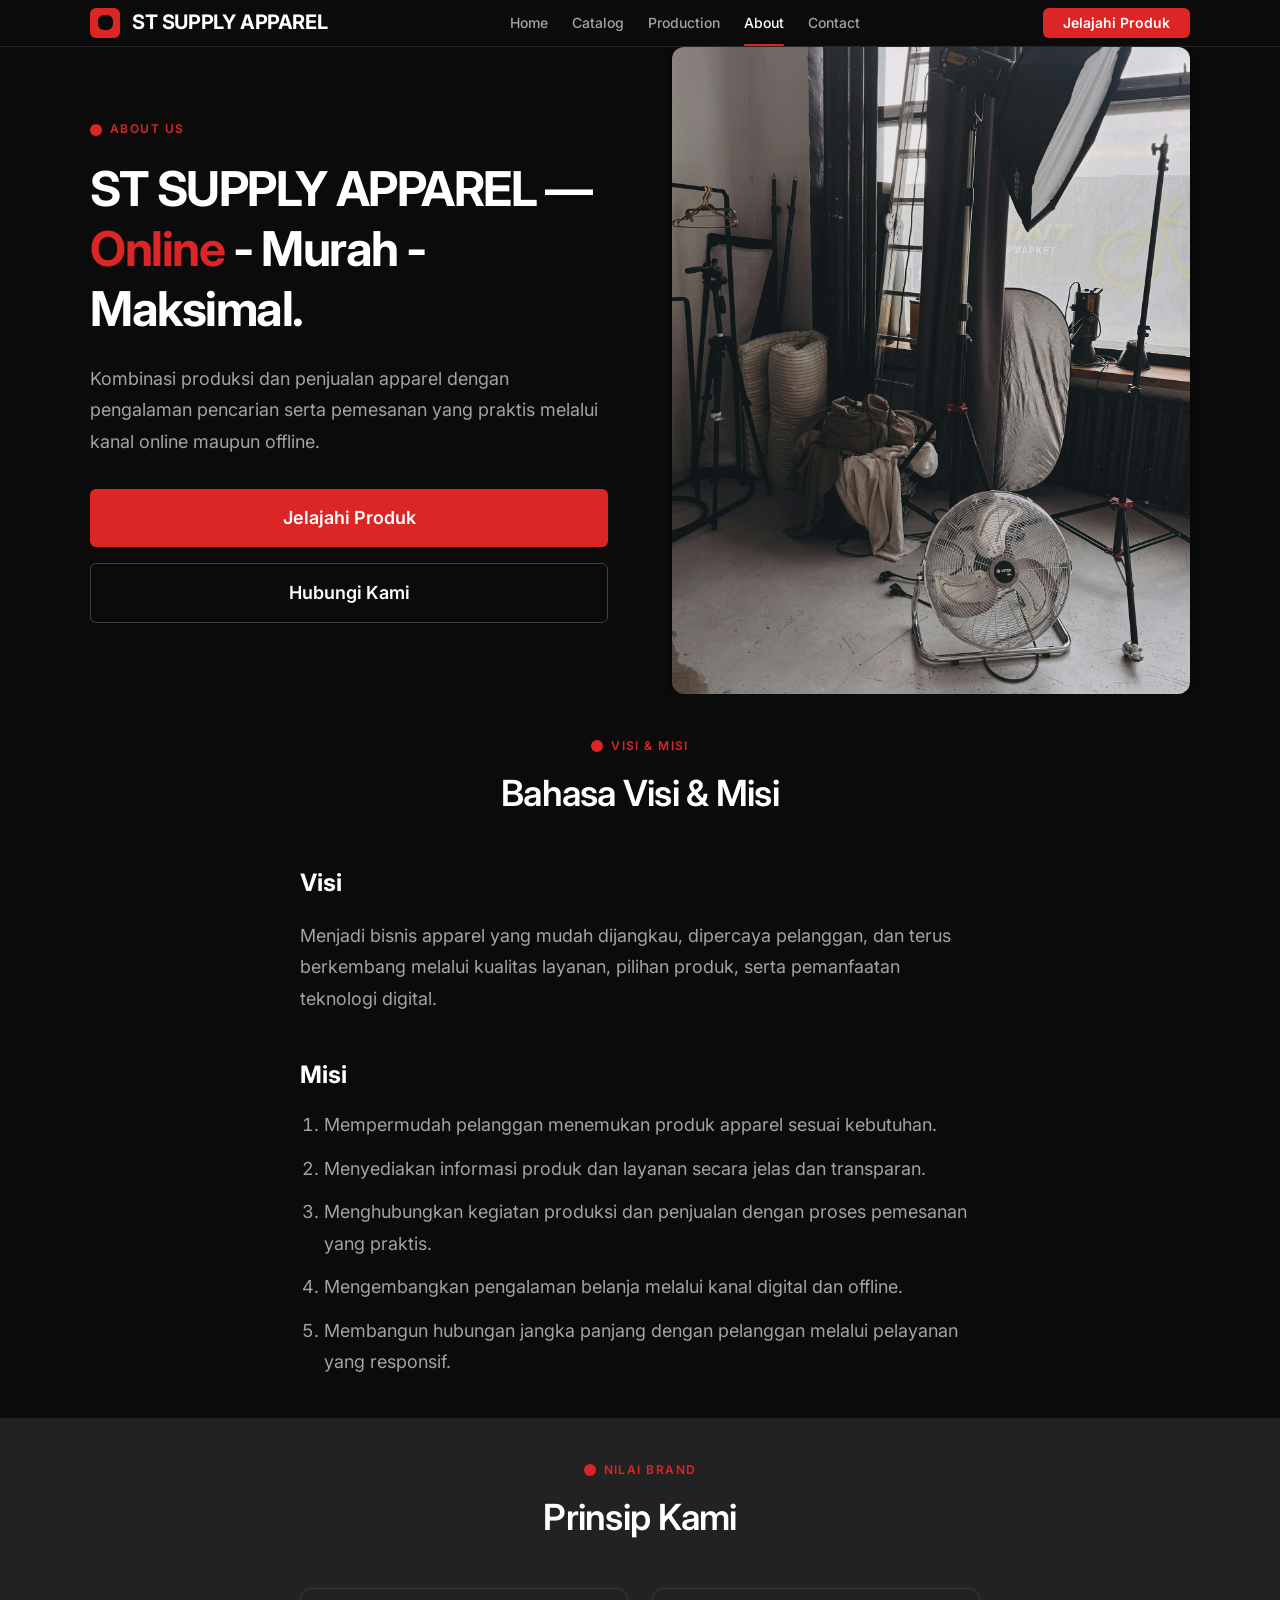
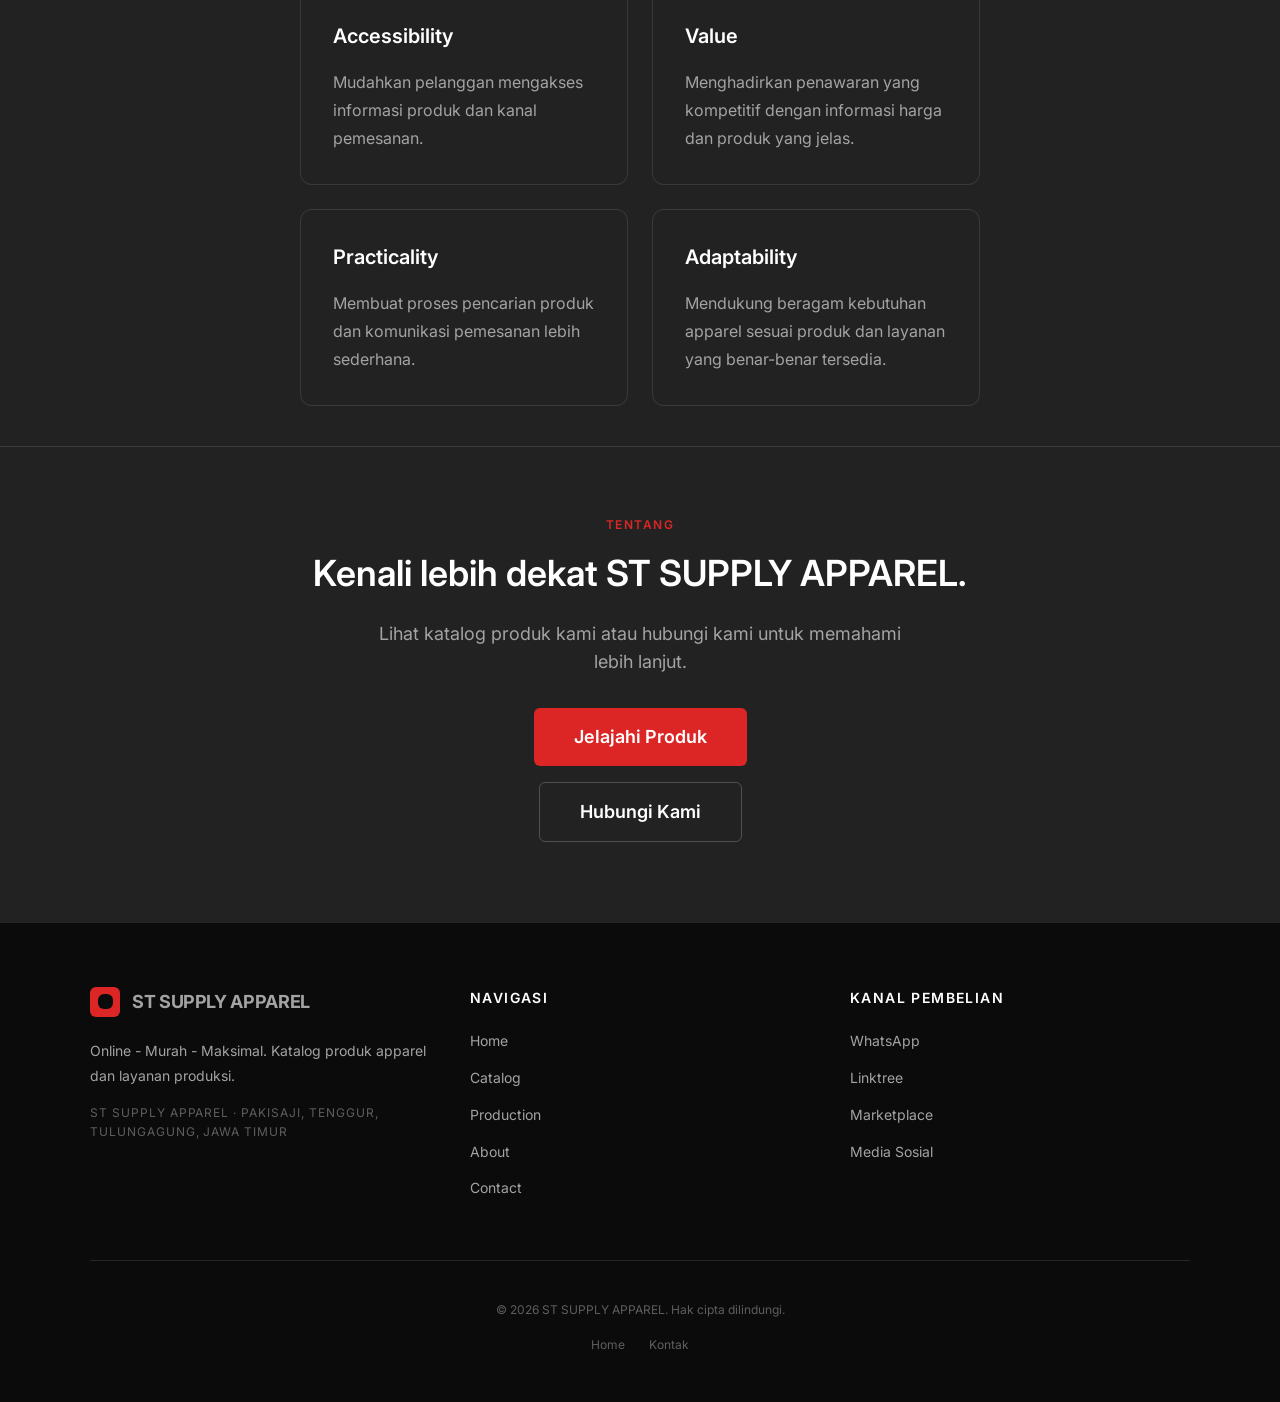
<file: about.html>
<!doctype html>
<html lang="id">
<head>
  <meta charset="utf-8" />
  <meta name="viewport" content="width=device-width, initial-scale=1" />
  <title>Tentang Kami — ST SUPPLY APPAREL</title>
  <meta name="description" content="Tentang ST SUPPLY APPAREL — profil bisnis, visi, misi, dan nilai brand yang menghubungkan produksi dan penjualan apparel." />
  <link rel="preconnect" href="https://fonts.googleapis.com" />
  <link rel="preconnect" href="https://fonts.gstatic.com" crossorigin />
  <link rel="stylesheet" href="https://fonts.googleapis.com/css2?family=Inter:wght@400;500;600;700&display=swap" />
  <link rel="stylesheet" href="assets/css/styles.css" />
  <link rel="icon" href="data:image/svg+xml,%3Csvg xmlns='http://www.w3.org/2000/svg' viewBox='0 0 32 32'%3E%3Crect width='32' height='32' fill='%230B0B0B' rx='6'/%3E%3Ctext x='16' y='24' font-family='Inter' font-size='20' text-anchor='middle' fill='%23DC2626'%3ES%3C/text%3E%3C/svg%3E" />
  <meta name="theme-color" content="#0B0B0B" />
</head>
<body>
  <a class="skip-link" href="#main">Langsung ke konten</a>

  <header class="site-header">
    <div class="container container--wide">
      <nav class="nav" aria-label="Primary">
        <a class="brand" href="index.html">
          <span class="brand-mark" aria-hidden="true"></span>
          ST SUPPLY APPAREL
        </a>
        <div class="nav-links" role="navigation">
          <a href="index.html">Home</a>
          <a href="catalog.html">Catalog</a>
          <a href="services.html">Production</a>
          <a href="about.html" aria-current="page">About</a>
          <a href="contact.html">Contact</a>
        </div>
        <div class="nav-cta-row">
          <a href="catalog.html" class="btn btn--primary btn--sm">Jelajahi Produk</a>
          <button class="nav-toggle" aria-label="Buka menu" aria-expanded="false" aria-controls="mobile-drawer"><span aria-hidden="true"></span></button>
        </div>
      </nav>
    </div>
  </header>

  <div class="mobile-drawer" id="mobile-drawer" aria-hidden="true">
    <button class="drawer-close" aria-label="Tutup menu">Tutup</button>
    <a href="index.html">Home</a>
    <a href="catalog.html">Catalog</a>
    <a href="services.html">Production</a>
    <a href="about.html">About</a>
    <a href="contact.html">Contact</a>
  </div>

  <main id="main">

    <!-- Hero -->
    <section class="hero">
      <div class="container container--wide">
        <div class="hero-grid" style="grid-template-columns: 1fr 1fr; min-height: auto;">
          <div class="hero-text reveal">
            <span class="eyebrow">About Us</span>
            <h1 class="hero-headline">
              ST SUPPLY APPAREL —<br/>
              <span class="accent">Online</span> - Murah - Maksimal.
            </h1>
            <p class="hero-sub">
              Kombinasi produksi dan penjualan apparel dengan pengalaman
              pencarian serta pemesanan yang praktis melalui kanal online maupun offline.
            </p>
            <div class="hero-cta-row">
              <a href="catalog.html" class="btn btn--primary btn--lg">Jelajahi Produk</a>
              <a href="contact.html" class="btn btn--ghost btn--lg">Hubungi Kami</a>
            </div>
          </div>
          <div class="hero-media reveal">
            <img src="assets/img/studio-hero.jpg" alt="Ruang produksi ST SUPPLY APPAREL." width="600" height="450" />
          </div>
        </div>
      </div>
    </section>

    <!-- Visi & Misi -->
    <section class="section section--sm">
      <div class="container container--narrow">
        <div class="section-header text-center">
          <span class="eyebrow">Visi &amp; Misi</span>
          <h2>Bahasa Visi &amp; Misi</h2>
        </div>
        <div style="display: grid; gap: var(--space-6);">
          <div class="reveal">
            <h3 style="font-size: var(--text-2xl); margin: 0 0 var(--space-4);">Visi</h3>
            <p class="fg-soft" style="font-size: var(--text-lg); line-height: var(--leading-relaxed);">
              Menjadi bisnis apparel yang mudah dijangkau, dipercaya pelanggan, dan terus berkembang melalui kualitas layanan, pilihan produk, serta pemanfaatan teknologi digital.
            </p>
          </div>
          <div class="reveal">
            <h3 style="font-size: var(--text-2xl); margin: 0 0 var(--space-4);">Misi</h3>
            <ol class="fg-soft" style="margin: 0; padding-left: var(--space-6); display: grid; gap: var(--space-3); font-size: var(--text-lg); line-height: var(--leading-relaxed);">
              <li>Mempermudah pelanggan menemukan produk apparel sesuai kebutuhan.</li>
              <li>Menyediakan informasi produk dan layanan secara jelas dan transparan.</li>
              <li>Menghubungkan kegiatan produksi dan penjualan dengan proses pemesanan yang praktis.</li>
              <li>Mengembangkan pengalaman belanja melalui kanal digital dan offline.</li>
              <li>Membangun hubungan jangka panjang dengan pelanggan melalui pelayanan yang responsif.</li>
            </ol>
          </div>
        </div>
      </div>
    </section>

    <!-- Nilai Brand -->
    <section class="section section--sm" style="background: var(--color-charcoal);">
      <div class="container container--narrow">
        <div class="section-header text-center">
          <span class="eyebrow">Nilai Brand</span>
          <h2>Prinsip Kami</h2>
        </div>
        <div class="service-grid" style="grid-template-columns: repeat(auto-fit, minmax(220px, 1fr));">
          <div class="service-card reveal">
            <h3>Accessibility</h3>
            <p>Mudahkan pelanggan mengakses informasi produk dan kanal pemesanan.</p>
          </div>
          <div class="service-card reveal">
            <h3>Value</h3>
            <p>Menghadirkan penawaran yang kompetitif dengan informasi harga dan produk yang jelas.</p>
          </div>
          <div class="service-card reveal">
            <h3>Practicality</h3>
            <p>Membuat proses pencarian produk dan komunikasi pemesanan lebih sederhana.</p>
          </div>
          <div class="service-card reveal">
            <h3>Adaptability</h3>
            <p>Mendukung beragam kebutuhan apparel sesuai produk dan layanan yang benar-benar tersedia.</p>
          </div>
        </div>
      </div>
    </section>

    <!-- CTA -->
    <section class="closing-cta">
      <div class="container container--narrow">
        <span class="label">Tentang</span>
        <h2>Kenali lebih dekat ST SUPPLY APPAREL.</h2>
        <p>Lihat katalog produk kami atau hubungi kami untuk memahami lebih lanjut.</p>
        <div class="cta-row">
          <a href="catalog.html" class="btn btn--primary btn--lg">Jelajahi Produk</a>
          <a href="contact.html" class="btn btn--ghost btn--lg">Hubungi Kami</a>
        </div>
      </div>
    </section>

  </main>

  <footer class="site-footer">
    <div class="container container--wide">
      <div class="footer-top">
        <div class="footer-brand">
          <a class="brand" href="index.html">
            <span class="brand-mark" aria-hidden="true"></span>
            ST SUPPLY APPAREL
          </a>
          <p>Online - Murah - Maksimal. Katalog produk apparel dan layanan produksi.</p>
          <span class="label">ST SUPPLY APPAREL · Pakisaji, Tenggur, Tulungagung, Jawa Timur</span>
        </div>
        <div>
          <h4>Navigasi</h4>
          <ul>
            <li><a href="index.html">Home</a></li>
            <li><a href="catalog.html">Catalog</a></li>
            <li><a href="services.html">Production</a></li>
            <li><a href="about.html">About</a></li>
            <li><a href="contact.html">Contact</a></li>
          </ul>
        </div>
        <div>
          <h4>Kanal Pembelian</h4>
          <ul>
            <li><a href="contact.html">WhatsApp</a></li>
            <li><a href="https://linktr.ee/st_supply" target="_blank" rel="noopener">Linktree</a></li>
            <li><a href="#marketplace">Marketplace</a></li>
            <li><a href="#media">Media Sosial</a></li>
          </ul>
        </div>
      </div>
      <div class="footer-bottom">
        <span>© <span id="year"></span> ST SUPPLY APPAREL. Hak cipta dilindungi.</span>
        <div class="footer-meta-links">
          <a href="index.html">Home</a>
          <a href="contact.html">Kontak</a>
        </div>
      </div>
    </div>
  </footer>

  <script type="module" src="assets/js/site.js" defer></script>
</body>
</html>
</file>
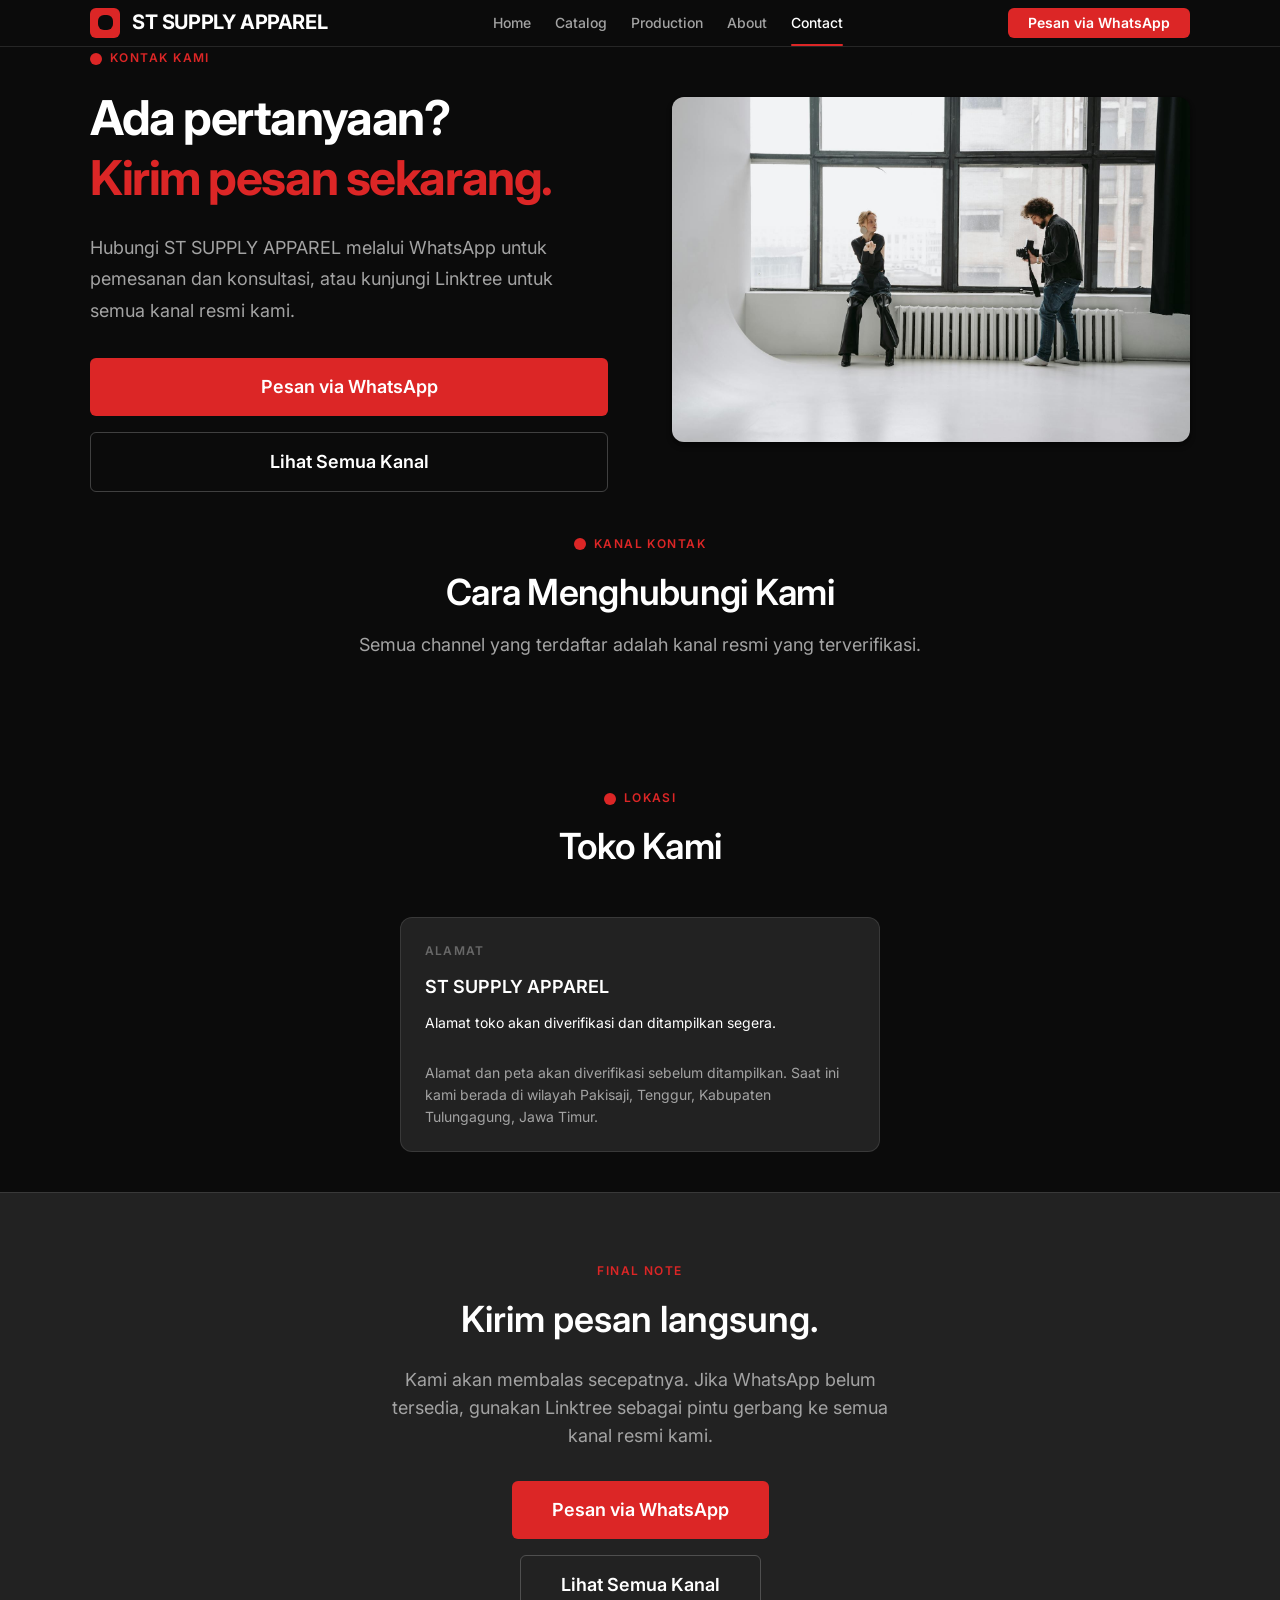
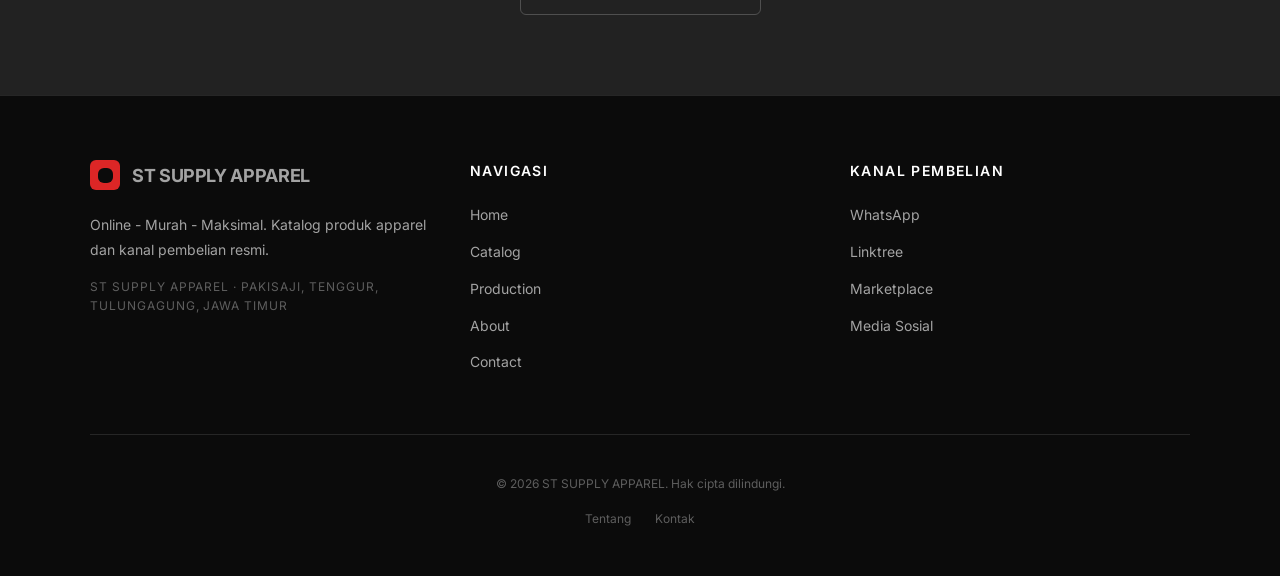
<file: contact.html>
<!doctype html>
<html lang="id">
<head>
  <meta charset="utf-8" />
  <meta name="viewport" content="width=device-width, initial-scale=1" />
  <title>Kontak — ST SUPPLY APPAREL</title>
  <meta name="description" content="Kontak ST SUPPLY APPAREL — WhatsApp, marketplace, media sosial, Linktree, dan lokasi toko yang sudah diverifikasi." />
  <link rel="preconnect" href="https://fonts.googleapis.com" />
  <link rel="preconnect" href="https://fonts.gstatic.com" crossorigin />
  <link rel="stylesheet" href="https://fonts.googleapis.com/css2?family=Inter:wght@400;500;600;700&display=swap" />
  <link rel="stylesheet" href="assets/css/styles.css" />
  <link rel="icon" href="data:image/svg+xml,%3Csvg xmlns='http://www.w3.org/2000/svg' viewBox='0 0 32 32'%3E%3Crect width='32' height='32' fill='%230B0B0B' rx='6'/%3E%3Ctext x='16' y='24' font-family='Inter' font-size='20' text-anchor='middle' fill='%23DC2626'%3ES%3C/text%3E%3C/svg%3E" />
  <meta name="theme-color" content="#0B0B0B" />
</head>
<body>
  <a class="skip-link" href="#main">Langsung ke konten</a>

  <header class="site-header">
    <div class="container container--wide">
      <nav class="nav" aria-label="Primary">
        <a class="brand" href="index.html">
          <span class="brand-mark" aria-hidden="true"></span>
          ST SUPPLY APPAREL
        </a>
        <div class="nav-links" role="navigation">
          <a href="index.html">Home</a>
          <a href="catalog.html">Catalog</a>
          <a href="services.html">Production</a>
          <a href="about.html">About</a>
          <a href="contact.html" aria-current="page">Contact</a>
        </div>
        <div class="nav-cta-row">
          <a href="#whatsapp" class="btn btn--primary btn--sm">Pesan via WhatsApp</a>
          <button class="nav-toggle" aria-label="Buka menu" aria-expanded="false" aria-controls="mobile-drawer"><span aria-hidden="true"></span></button>
        </div>
      </nav>
    </div>
  </header>

  <div class="mobile-drawer" id="mobile-drawer" aria-hidden="true">
    <button class="drawer-close" aria-label="Tutup menu">Tutup</button>
    <a href="index.html">Home</a>
    <a href="catalog.html">Catalog</a>
    <a href="services.html">Production</a>
    <a href="about.html">About</a>
    <a href="contact.html">Contact</a>
  </div>

  <main id="main">

    <!-- Hero kontak -->
    <section class="hero">
      <div class="container container--wide">
        <div class="hero-grid" style="grid-template-columns: 1fr 1fr; min-height: auto;">
          <div class="hero-text reveal">
            <span class="eyebrow">Kontak Kami</span>
            <h1 class="hero-headline">
              Ada pertanyaan?<br/>
              <span class="accent">Kirim pesan sekarang.</span>
            </h1>
            <p class="hero-sub">
              Hubungi ST SUPPLY APPAREL melalui WhatsApp untuk pemesanan dan
              konsultasi, atau kunjungi Linktree untuk semua kanal resmi kami.
            </p>
            <div class="hero-cta-row" style="flex-direction: column; gap: var(--space-4);">
              <a href="#whatsapp" class="btn btn--primary btn--lg">Pesan via WhatsApp</a>
              <a href="https://linktr.ee/st_supply" class="btn btn--ghost btn--lg" target="_blank" rel="noopener">Lihat Semua Kanal</a>
            </div>
          </div>
          <div class="hero-media reveal">
            <img src="assets/img/contact-room.jpg" alt="Tim ST SUPPLY APPAREL siap melayani konsultasi." width="600" height="450" />
          </div>
        </div>
      </div>
    </section>

    <!-- Kanal kontak -->
    <section class="section section--sm" id="whatsapp">
      <div class="container container--wide">
        <div class="section-header text-center">
          <span class="eyebrow">Kanal Kontak</span>
          <h2>Cara Menghubungi Kami</h2>
          <p>Semua channel yang terdaftar adalah kanal resmi yang terverifikasi.</p>
        </div>
        <div class="channel-grid" id="channel-grid">
          <!-- Diisi oleh site.js dari data sosial -->
        </div>
      </div>
    </section>

    <!-- Lokasi -->
    <section class="section section--sm">
      <div class="container container--narrow">
        <div class="section-header text-center">
          <span class="eyebrow">Lokasi</span>
          <h2>Toko Kami</h2>
        </div>
        <div class="channel-card reveal" style="max-width: 480px; margin: 0 auto;">
          <span class="label">Alamat</span>
          <h3>ST SUPPLY APPAREL</h3>
          <p class="store-address" style="margin: 0 0 var(--space-4); color: var(--fg);">Memuat alamat...</p>
          <p style="color: var(--fg-soft); font-size: var(--text-sm); margin: 0;">
            Alamat dan peta akan diverifikasi sebelum ditampilkan. Saat ini kami berada di wilayah Pakisaji, Tenggur, Kabupaten Tulungagung, Jawa Timur.
          </p>
        </div>
      </div>
    </section>

    <!-- CTA penutup -->
    <section class="closing-cta">
      <div class="container container--narrow">
        <span class="label">Final Note</span>
        <h2>Kirim pesan langsung.</h2>
        <p>Kami akan membalas secepatnya. Jika WhatsApp belum tersedia, gunakan Linktree sebagai pintu gerbang ke semua kanal resmi kami.</p>
        <div class="cta-row">
          <a href="#whatsapp" class="btn btn--primary btn--lg">Pesan via WhatsApp</a>
          <a href="https://linktr.ee/st_supply" class="btn btn--ghost btn--lg" target="_blank" rel="noopener">Lihat Semua Kanal</a>
        </div>
      </div>
    </section>

  </main>

  <footer class="site-footer">
    <div class="container container--wide">
      <div class="footer-top">
        <div class="footer-brand">
          <a class="brand" href="index.html">
            <span class="brand-mark" aria-hidden="true"></span>
            ST SUPPLY APPAREL
          </a>
          <p>Online - Murah - Maksimal. Katalog produk apparel dan kanal pembelian resmi.</p>
          <span class="label">ST SUPPLY APPAREL · Pakisaji, Tenggur, Tulungagung, Jawa Timur</span>
        </div>
        <div>
          <h4>Navigasi</h4>
          <ul>
            <li><a href="index.html">Home</a></li>
            <li><a href="catalog.html">Catalog</a></li>
            <li><a href="services.html">Production</a></li>
            <li><a href="about.html">About</a></li>
            <li><a href="contact.html">Contact</a></li>
          </ul>
        </div>
        <div>
          <h4>Kanal Pembelian</h4>
          <ul>
            <li><a href="#whatsapp">WhatsApp</a></li>
            <li><a href="https://linktr.ee/st_supply" target="_blank" rel="noopener">Linktree</a></li>
            <li><a href="#marketplace">Marketplace</a></li>
            <li><a href="#media">Media Sosial</a></li>
          </ul>
        </div>
      </div>
      <div class="footer-bottom">
        <span>© <span id="year"></span> ST SUPPLY APPAREL. Hak cipta dilindungi.</span>
        <div class="footer-meta-links">
          <a href="about.html">Tentang</a>
          <a href="contact.html">Kontak</a>
        </div>
      </div>
    </div>
  </footer>

  <script type="module" src="assets/js/site.js" defer></script>
</body>
</html>
</file>
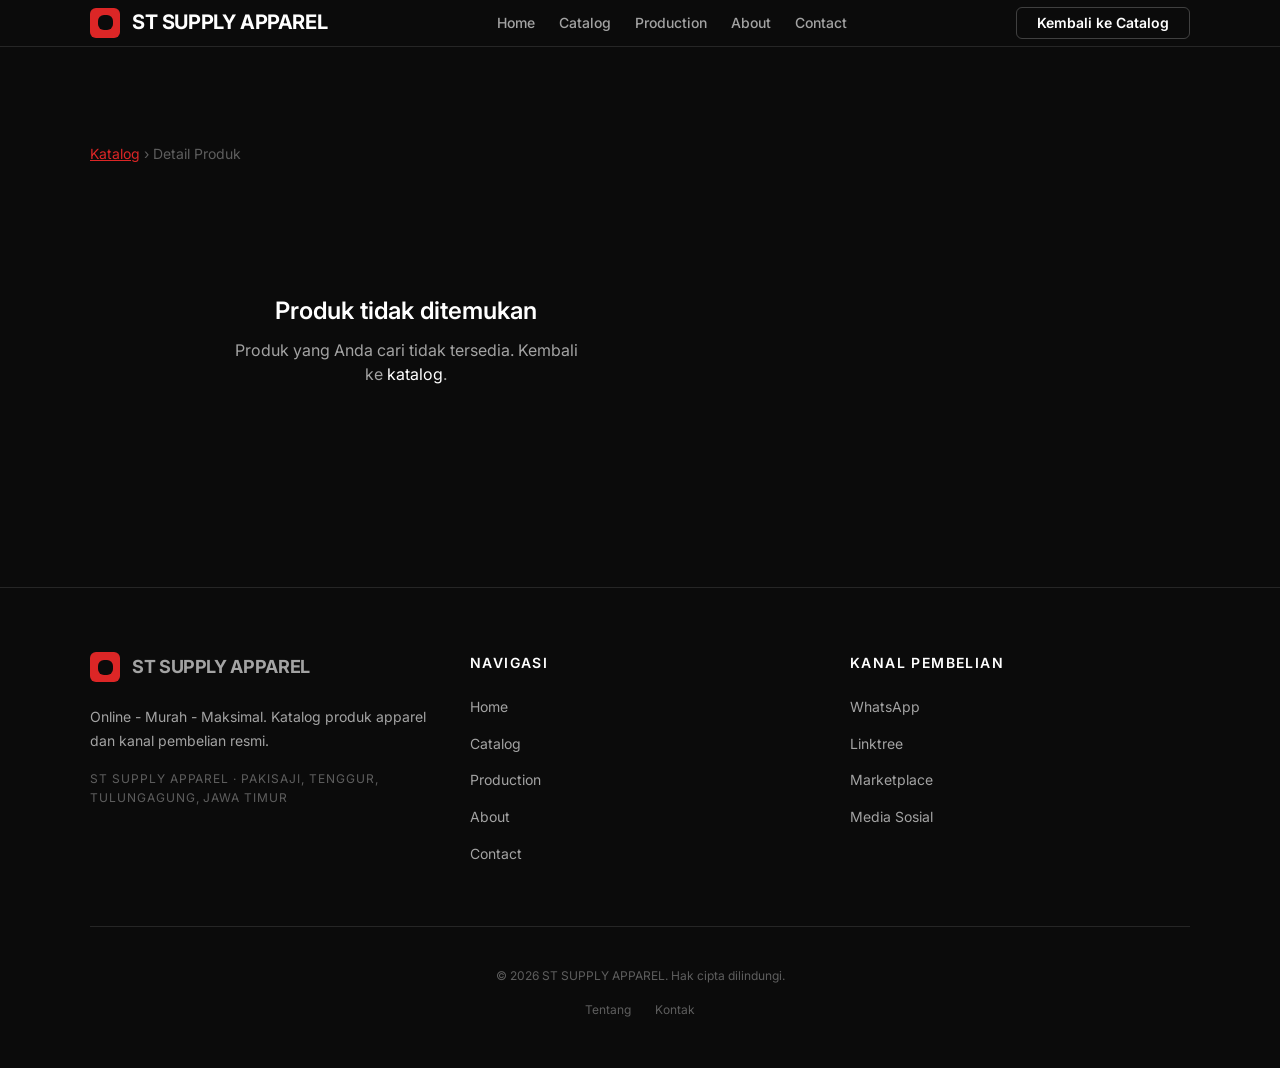
<file: product.html>
<!doctype html>
<html lang="id">
<head>
  <meta charset="utf-8" />
  <meta name="viewport" content="width=device-width, initial-scale=1" />
  <title>Detail Produk — ST SUPPLY APPAREL</title>
  <meta name="description" content="Detail produk apparel ST SUPPLY APPAREL. Lihat informasi produk dan pesan melalui WhatsApp atau marketplace." />
  <link rel="preconnect" href="https://fonts.googleapis.com" />
  <link rel="preconnect" href="https://fonts.gstatic.com" crossorigin />
  <link rel="stylesheet" href="https://fonts.googleapis.com/css2?family=Inter:wght@400;500;600;700&display=swap" />
  <link rel="stylesheet" href="assets/css/styles.css" />
  <link rel="icon" href="data:image/svg+xml,%3Csvg xmlns='http://www.w3.org/2000/svg' viewBox='0 0 32 32'%3E%3Crect width='32' height='32' fill='%230B0B0B' rx='6'/%3E%3Ctext x='16' y='24' font-family='Inter' font-size='20' text-anchor='middle' fill='%23DC2626'%3ES%3C/text%3E%3C/svg%3E" />
  <meta name="theme-color" content="#0B0B0B" />
</head>
<body>
  <a class="skip-link" href="#main">Langsung ke konten</a>

  <header class="site-header">
    <div class="container container--wide">
      <nav class="nav" aria-label="Primary">
        <a class="brand" href="index.html">
          <span class="brand-mark" aria-hidden="true"></span>
          ST SUPPLY APPAREL
        </a>
        <div class="nav-links" role="navigation">
          <a href="index.html">Home</a>
          <a href="catalog.html">Catalog</a>
          <a href="services.html">Production</a>
          <a href="about.html">About</a>
          <a href="contact.html">Contact</a>
        </div>
        <div class="nav-cta-row">
          <a href="catalog.html" class="btn btn--ghost btn--sm">Kembali ke Catalog</a>
          <button class="nav-toggle" aria-label="Buka menu" aria-expanded="false" aria-controls="mobile-drawer"><span aria-hidden="true"></span></button>
        </div>
      </nav>
    </div>
  </header>

  <div class="mobile-drawer" id="mobile-drawer" aria-hidden="true">
    <button class="drawer-close" aria-label="Tutup menu">Tutup</button>
    <a href="index.html">Home</a>
    <a href="catalog.html">Catalog</a>
    <a href="services.html">Production</a>
    <a href="about.html">About</a>
    <a href="contact.html">Contact</a>
  </div>

  <main id="main">
    <section class="section section--lg">
      <div class="container container--wide">
        <nav style="margin-bottom: var(--space-6); font-size: var(--text-sm); color: var(--fg-mute);">
          <a href="catalog.html" style="color: var(--accent); text-decoration: underline;">Katalog</a> &rsaquo;
          <span>Detail Produk</span>
        </nav>
        <div class="product-detail reveal" id="product-detail">
          <!-- Diisi oleh site.js berdasarkan parameter slug -->
        </div>
      </div>
    </section>
  </main>

  <footer class="site-footer">
    <div class="container container--wide">
      <div class="footer-top">
        <div class="footer-brand">
          <a class="brand" href="index.html">
            <span class="brand-mark" aria-hidden="true"></span>
            ST SUPPLY APPAREL
          </a>
          <p>Online - Murah - Maksimal. Katalog produk apparel dan kanal pembelian resmi.</p>
          <span class="label">ST SUPPLY APPAREL · Pakisaji, Tenggur, Tulungagung, Jawa Timur</span>
        </div>
        <div>
          <h4>Navigasi</h4>
          <ul>
            <li><a href="index.html">Home</a></li>
            <li><a href="catalog.html">Catalog</a></li>
            <li><a href="services.html">Production</a></li>
            <li><a href="about.html">About</a></li>
            <li><a href="contact.html">Contact</a></li>
          </ul>
        </div>
        <div>
          <h4>Kanal Pembelian</h4>
          <ul>
            <li><a href="contact.html">WhatsApp</a></li>
            <li><a href="https://linktr.ee/st_supply" target="_blank" rel="noopener">Linktree</a></li>
            <li><a href="#marketplace">Marketplace</a></li>
            <li><a href="#media">Media Sosial</a></li>
          </ul>
        </div>
      </div>
      <div class="footer-bottom">
        <span>© <span id="year"></span> ST SUPPLY APPAREL. Hak cipta dilindungi.</span>
        <div class="footer-meta-links">
          <a href="about.html">Tentang</a>
          <a href="contact.html">Kontak</a>
        </div>
      </div>
    </div>
  </footer>

  <script type="module" src="assets/js/site.js" defer></script>
</body>
</html>
</file>
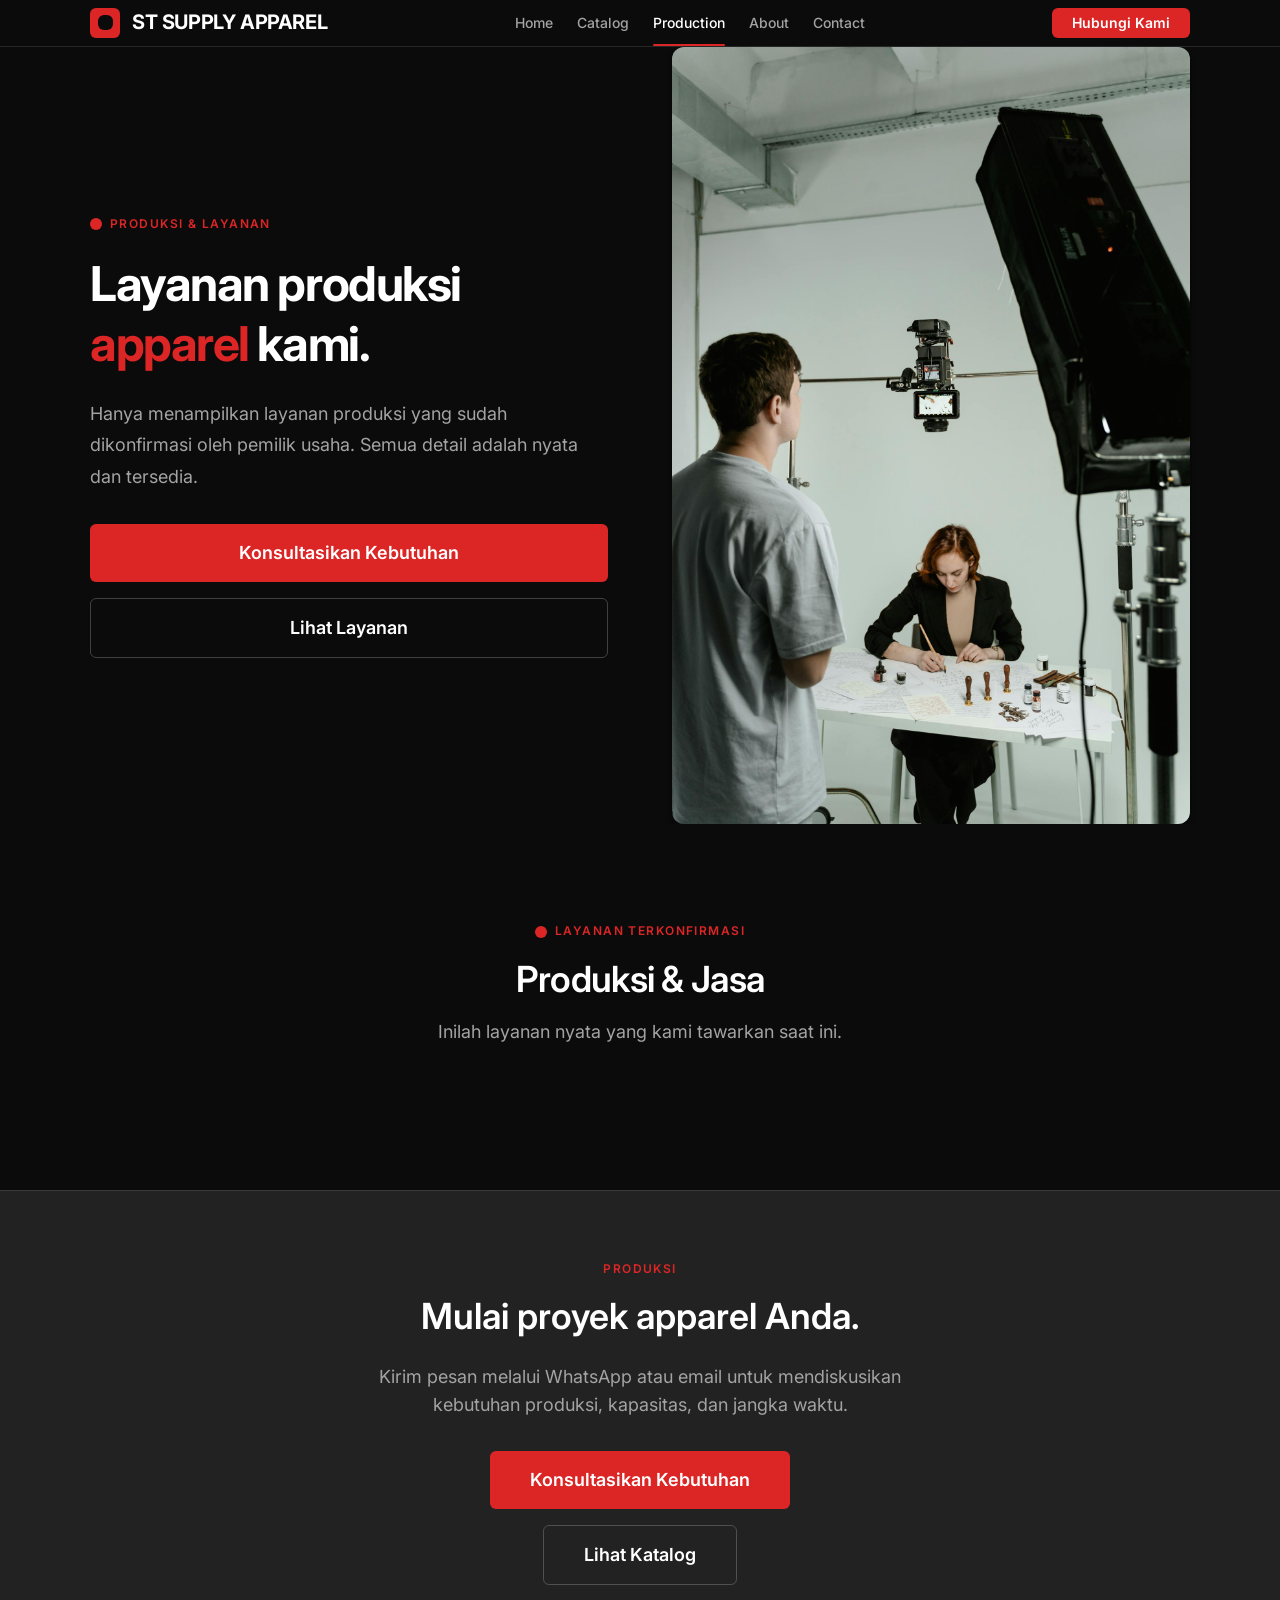
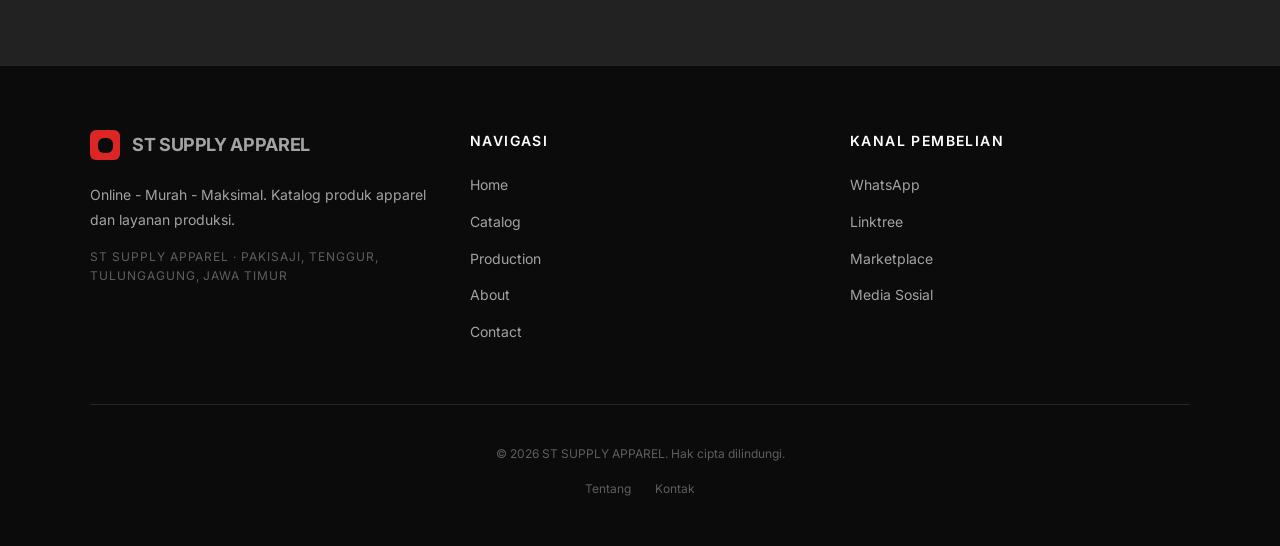
<file: services.html>
<!doctype html>
<html lang="id">
<head>
  <meta charset="utf-8" />
  <meta name="viewport" content="width=device-width, initial-scale=1" />
  <title>Produksi &amp; Layanan — ST SUPPLY APPAREL</title>
  <meta name="description" content="Layanan produksi dan custom apparel ST SUPPLY APPAREL. Hanya menampilkan layanan produksi yang sudah dikonfirmasi." />
  <link rel="preconnect" href="https://fonts.googleapis.com" />
  <link rel="preconnect" href="https://fonts.gstatic.com" crossorigin />
  <link rel="stylesheet" href="https://fonts.googleapis.com/css2?family=Inter:wght@400;500;600;700&display=swap" />
  <link rel="stylesheet" href="assets/css/styles.css" />
  <link rel="icon" href="data:image/svg+xml,%3Csvg xmlns='http://www.w3.org/2000/svg' viewBox='0 0 32 32'%3E%3Crect width='32' height='32' fill='%230B0B0B' rx='6'/%3E%3Ctext x='16' y='24' font-family='Inter' font-size='20' text-anchor='middle' fill='%23DC2626'%3ES%3C/text%3E%3C/svg%3E" />
  <meta name="theme-color" content="#0B0B0B" />
</head>
<body>
  <a class="skip-link" href="#main">Langsung ke konten</a>

  <header class="site-header">
    <div class="container container--wide">
      <nav class="nav" aria-label="Primary">
        <a class="brand" href="index.html">
          <span class="brand-mark" aria-hidden="true"></span>
          ST SUPPLY APPAREL
        </a>
        <div class="nav-links" role="navigation">
          <a href="index.html">Home</a>
          <a href="catalog.html">Catalog</a>
          <a href="services.html" aria-current="page">Production</a>
          <a href="about.html">About</a>
          <a href="contact.html">Contact</a>
        </div>
        <div class="nav-cta-row">
          <a href="contact.html" class="btn btn--primary btn--sm">Hubungi Kami</a>
          <button class="nav-toggle" aria-label="Buka menu" aria-expanded="false" aria-controls="mobile-drawer"><span aria-hidden="true"></span></button>
        </div>
      </nav>
    </div>
  </header>

  <div class="mobile-drawer" id="mobile-drawer" aria-hidden="true">
    <button class="drawer-close" aria-label="Tutup menu">Tutup</button>
    <a href="index.html">Home</a>
    <a href="catalog.html">Catalog</a>
    <a href="services.html">Production</a>
    <a href="about.html">About</a>
    <a href="contact.html">Contact</a>
  </div>

  <main id="main">

    <!-- Hero -->
    <section class="hero">
      <div class="container container--wide">
        <div class="hero-grid" style="grid-template-columns: 1fr 1fr; min-height: auto;">
          <div class="hero-text reveal">
            <span class="eyebrow">Produksi &amp; Layanan</span>
            <h1 class="hero-headline">
              Layanan produksi<br/>
              <span class="accent">apparel</span> kami.
            </h1>
            <p class="hero-sub">
              Hanya menampilkan layanan produksi yang sudah dikonfirmasi oleh pemilik usaha.
              Semua detail adalah nyata dan tersedia.
            </p>
            <div class="hero-cta-row">
              <a href="contact.html" class="btn btn--primary btn--lg">Konsultasikan Kebutuhan</a>
              <a href="#services" class="btn btn--ghost btn--lg">Lihat Layanan</a>
            </div>
          </div>
          <div class="hero-media reveal">
            <img src="assets/img/services-hero.jpg" alt="Tim produksi ST SUPPLY APPAREL sedang bekerja pada kain." width="600" height="450" />
          </div>
        </div>
      </div>
    </section>

    <!-- Daftar layanan -->
    <section class="section section--lg" id="services">
      <div class="container container--wide">
        <div class="section-header text-center">
          <span class="eyebrow">Layanan Terkonfirmasi</span>
          <h2>Produksi &amp; Jasa</h2>
          <p>Inilah layanan nyata yang kami tawarkan saat ini.</p>
        </div>
        <div class="service-grid" id="service-grid">
          <!-- Diisi oleh site.js dari data konfirmasi -->
        </div>
      </div>
    </section>

    <!-- CTA -->
    <section class="closing-cta">
      <div class="container container--narrow">
        <span class="label">Produksi</span>
        <h2>Mulai proyek apparel Anda.</h2>
        <p>Kirim pesan melalui WhatsApp atau email untuk mendiskusikan kebutuhan produksi, kapasitas, dan jangka waktu.</p>
        <div class="cta-row">
          <a href="contact.html" class="btn btn--primary btn--lg">Konsultasikan Kebutuhan</a>
          <a href="catalog.html" class="btn btn--ghost btn--lg">Lihat Katalog</a>
        </div>
      </div>
    </section>

  </main>

  <footer class="site-footer">
    <div class="container container--wide">
      <div class="footer-top">
        <div class="footer-brand">
          <a class="brand" href="index.html">
            <span class="brand-mark" aria-hidden="true"></span>
            ST SUPPLY APPAREL
          </a>
          <p>Online - Murah - Maksimal. Katalog produk apparel dan layanan produksi.</p>
          <span class="label">ST SUPPLY APPAREL · Pakisaji, Tenggur, Tulungagung, Jawa Timur</span>
        </div>
        <div>
          <h4>Navigasi</h4>
          <ul>
            <li><a href="index.html">Home</a></li>
            <li><a href="catalog.html">Catalog</a></li>
            <li><a href="services.html">Production</a></li>
            <li><a href="about.html">About</a></li>
            <li><a href="contact.html">Contact</a></li>
          </ul>
        </div>
        <div>
          <h4>Kanal Pembelian</h4>
          <ul>
            <li><a href="contact.html">WhatsApp</a></li>
            <li><a href="https://linktr.ee/st_supply" target="_blank" rel="noopener">Linktree</a></li>
            <li><a href="#marketplace">Marketplace</a></li>
            <li><a href="#media">Media Sosial</a></li>
          </ul>
        </div>
      </div>
      <div class="footer-bottom">
        <span>© <span id="year"></span> ST SUPPLY APPAREL. Hak cipta dilindungi.</span>
        <div class="footer-meta-links">
          <a href="about.html">Tentang</a>
          <a href="contact.html">Kontak</a>
        </div>
      </div>
    </div>
  </footer>

  <script type="module" src="assets/js/site.js" defer></script>
</body>
</html>
</file>
<file: assets/css/styles.css>
/* ============================================================================
   ST SUPPLY APPAREL — Website Design System
   Visual direction: Premium dark monochrome (hitam-putih dominan)
   dengan aksen merah (menggantikan kuning stabilo / lime green).
   Typography: sans-serif modern (Inter). Tanpa framework, tanpa build step.
   ============================================================================ */

/* ---------- 1. Design tokens --------------------------------------------- */
:root {
  /* Palet brand per Master Project Brief */
  --color-black:   #0B0B0B;   /* Hero, navigasi, footer, bidang utama */
  --color-charcoal:#222222;   /* Panel gelap dan elemen sekunder */
  --color-offwhite:#F5F5F2;   /* Latar katalog dan area baca */
  --color-gray:    #A3A3A3;   /* Teks sekunder dan garis */
  --color-white:   #FFFFFF;   /* Teks di latar gelap dan kontras */

  /* Aksen merk: merah (menggantikan lime/stabilo kuning) */
  --accent:        #DC2626;   /* merah primer */
  --accent-deep:   #B91C1C;   /* hover / pressed */
  --accent-soft:   rgba(220, 38, 38, 0.12);
  --accent-glow:   rgba(220, 38, 38, 0.25);

  /* Semantik permukaan */
  --bg:            var(--color-black);
  --bg-alt:        var(--color-black);
  --bg-card:       var(--color-charcoal);
  --bg-elev:       #2A2A2A;
  --bg-surface:    var(--color-offwhite);
  --bg-surface-2:  var(--color-white);

  /* Semantik foreground */
  --fg:            var(--color-white);
  --fg-soft:       var(--color-gray);
  --fg-mute:       rgba(163, 163, 163, 0.55);
  --fg-on-surface: var(--color-black);
  --fg-on-surface-soft: rgba(11, 11, 11, 0.6);

  /* Garis / batas */
  --rule:          rgba(163, 163, 163, 0.18);
  --rule-strong:   rgba(163, 163, 163, 0.35);
  --rule-accent:   rgba(220, 38, 38, 0.35);

  /* Typografi — sans-serif modern */
  --font-body:     'Inter', system-ui, -apple-system, BlinkMacSystemFont,
                   'Segoe UI', Roboto, 'Helvetica Neue', Arial, sans-serif;
  --font-display:  var(--font-body);

  --text-xs:   0.75rem;
  --text-sm:   0.875rem;
  --text-base: 1rem;
  --text-lg:   1.125rem;
  --text-xl:   1.25rem;
  --text-2xl:  1.5rem;
  --text-3xl:  1.875rem;
  --text-4xl:  2.25rem;
  --text-5xl:  3rem;

  --leading-tight: 1.25;
  --leading-normal: 1.55;
  --leading-relaxed: 1.75;

  /* Spacing skala modular */
  --space-1:  0.25rem;
  --space-2:  0.5rem;
  --space-3:  0.75rem;
  --space-4:  1rem;
  --space-5:  1.25rem;
  --space-6:  1.5rem;
  --space-8:  2rem;
  --space-10: 2.5rem;
  --space-12: 3rem;
  --space-16: 4rem;
  --space-20: 5rem;
  --space-24: 6rem;

  --radius:    0.375rem;
  --radius-lg: 0.75rem;
  --transition: 180ms ease;
  --shadow-sm: 0 1px 2px 0 rgba(0, 0, 0, 0.45);
  --shadow:    0 4px 6px -1px rgba(0, 0, 0, 0.45),
               0 2px 4px -2px rgba(0, 0, 0, 0.45);

  /* Breakpoints */
  --bp-sm: 640px;
  --bp-md: 768px;
  --bp-lg: 1024px;
  --bp-xl: 1280px;

  /* Container lebar */
  --container-narrow: 720px;
  --container:        960px;
  --container-wide:   1140px;
}

/* ---------- 2. Reset & dasar -------------------------------------------- */
*,
*::before,
*::after {
  box-sizing: border-box;
}

html {
  scroll-behavior: smooth;
}

@media (prefers-reduced-motion: reduce) {
  html {
    scroll-behavior: auto;
  }
}

body {
  margin: 0;
  padding: 0;
  background: var(--bg);
  color: var(--fg);
  font-family: var(--font-body);
  font-size: var(--text-base);
  line-height: var(--leading-normal);
  -webkit-font-smoothing: antialiased;
  -moz-osx-font-smoothing: grayscale;
}

a {
  color: var(--fg);
  text-decoration: none;
  transition: color var(--transition);
}

a:hover {
  color: var(--accent);
}

img {
  display: block;
  max-width: 100%;
  height: auto;
  font-style: italic;
  font-size: var(--text-xs);
  color: var(--fg-mute);
  text-align: center;
}

.skip-link {
  position: absolute;
  top: -100%;
  left: 0;
  background: var(--accent);
  color: var(--color-white);
  padding: var(--space-3) var(--space-5);
  z-index: 10000;
  text-decoration: none;
  border-radius: var(--radius);
  font-weight: 600;
  transition: top 0.2s;
}

.skip-link:focus {
  top: var(--space-3);
  outline: 2px solid var(--accent);
  outline-offset: 2px;
}

.visually-hidden {
  position: absolute;
  width: 1px;
  height: 1px;
  padding: 0;
  margin: -1px;
  overflow: hidden;
  clip: rect(0 0 0 0);
  white-space: nowrap;
  border: 0;
}

/* ---------- 3. Utilities ------------------------------------------------- */
.container {
  width: 100%;
  margin: 0 auto;
  padding: 0 var(--space-5);
  max-width: var(--container);
}

.container--wide {
  max-width: var(--container-wide);
}

.container--narrow {
  max-width: var(--container-narrow);
}

.section {
  padding: var(--space-16) 0;
}

.section--sm {
  padding: var(--space-10) 0;
}

.section--lg {
  padding: var(--space-24) 0;
}

.section-header {
  margin-bottom: var(--space-12);
  text-align: center;
}

.section-header .eyebrow {
  display: inline-flex;
  align-items: center;
  gap: var(--space-2);
  color: var(--accent);
  font-size: var(--text-xs);
  font-weight: 600;
  letter-spacing: 0.12em;
  text-transform: uppercase;
  margin-bottom: var(--space-4);
}

.section-header .eyebrow::before {
  content: "";
  display: inline-block;
  width: var(--space-3);
  height: var(--space-3);
  background: var(--accent);
  border-radius: var(--radius);
}

.section-header h2 {
  margin: 0;
  font-size: var(--text-4xl);
  font-weight: 600;
  line-height: var(--leading-tight);
  letter-spacing: -0.02em;
}

.section-header p {
  margin: var(--space-4) 0 0;
  color: var(--fg-soft);
  font-size: var(--text-lg);
}

.text-center { text-align: center; }
.text-left   { text-align: left;  }

.fg-soft { color: var(--fg-soft); }
.fg-mute { color: var(--fg-mute); }

.accent-text { color: var(--accent); }

/* ---------- 4. Buttons -------------------------------------------------- */
.btn {
  display: inline-flex;
  align-items: center;
  justify-content: center;
  gap: var(--space-2);
  border: none;
  border-radius: var(--radius);
  font-family: inherit;
  font-size: var(--text-base);
  font-weight: 600;
  line-height: 1;
  cursor: pointer;
  transition: transform var(--transition), background var(--transition),
              color var(--transition), box-shadow var(--transition);
  text-decoration: none;
  touch-action: manipulation;
}

.btn:focus-visible {
  outline: 2px solid var(--accent);
  outline-offset: 2px;
}

.btn--primary {
  background: var(--accent);
  color: var(--color-white);
  padding: var(--space-4) var(--space-8);
}

.btn--primary:hover {
  background: var(--accent-deep);
  box-shadow: 0 0 0 4px var(--accent-soft);
}

.btn--ghost {
  background: transparent;
  color: var(--fg);
  border: 1px solid var(--rule-strong);
  padding: var(--space-3) var(--space-6);
}

.btn--ghost:hover {
  background: var(--color-white);
  color: var(--color-black);
  border-color: var(--color-white);
}

.btn--dark {
  background: var(--color-charcoal);
  color: var(--color-white);
  border: 1px solid var(--rule-strong);
  padding: var(--space-4) var(--space-8);
}

.btn--dark:hover {
  background: var(--color-gray);
  color: var(--color-white);
}

.btn--sm { padding: var(--space-2) var(--space-5); font-size: var(--text-sm); }
.btn--lg { padding: var(--space-5) var(--space-10); font-size: var(--text-lg); }

.btn--full { width: 100%; }

.btn svg {
  width: 16px;
  height: 10px;
  fill: none;
  stroke: currentColor;
  stroke-width: 1.6;
  stroke-linecap: round;
  stroke-linejoin: round;
  transition: transform var(--transition);
}

.btn:hover svg {
  transform: translateX(4px);
}

/* ---------- 5. Header & Navigasi ---------------------------------------- */
.site-header {
  position: sticky;
  top: 0;
  z-index: 50;
  background: var(--color-black);
  border-bottom: 1px solid var(--rule);
}

.nav {
  display: flex;
  align-items: center;
  justify-content: space-between;
  gap: var(--space-4);
}

.nav .container {
  display: flex;
  align-items: center;
  justify-content: space-between;
  gap: var(--space-4);
}

.brand {
  display: inline-flex;
  align-items: center;
  gap: var(--space-3);
  font-size: var(--text-xl);
  font-weight: 700;
  letter-spacing: -0.02em;
  color: var(--color-white);
}

.brand:hover {
  color: var(--accent);
}

.brand-mark {
  width: 30px;
  height: 30px;
  background: var(--accent);
  border-radius: var(--radius);
  position: relative;
}

.brand-mark::after {
  content: "";
  position: absolute;
  inset: 25%;
  background: var(--color-black);
  border-radius: var(--radius);
}

.nav-links {
  display: flex;
  align-items: center;
  gap: var(--space-6);
}

.nav-links a {
  font-size: var(--text-sm);
  font-weight: 500;
  color: var(--fg-soft);
  padding: var(--space-3) 0;
  position: relative;
}

.nav-links a:hover,
.nav-links a[aria-current="page"] {
  color: var(--color-white);
}

.nav-links a[aria-current="page"]::after {
  content: "";
  position: absolute;
  bottom: 0;
  left: 0;
  right: 0;
  height: 2px;
  background: var(--accent);
  border-radius: 1px;
}

.nav-cta-row {
  display: flex;
  align-items: center;
  gap: var(--space-3);
}

.nav-toggle {
  display: none;
  align-items: center;
  justify-content: center;
  width: 40px;
  height: 40px;
  background: transparent;
  border: 1px solid var(--rule-strong);
  border-radius: var(--radius);
  color: var(--color-white);
  cursor: pointer;
  padding: 0;
}

.nav-toggle span {
  display: block;
  width: 20px;
  height: 2px;
  background: currentColor;
  border-radius: 1px;
  position: relative;
}

.nav-toggle span::before,
.nav-toggle span::after {
  content: "";
  position: absolute;
  left: 0;
  width: 20px;
  height: 2px;
  background: currentColor;
  border-radius: 1px;
  transition: transform var(--transition);
}

.nav-toggle span::before { top: -7px; }
.nav-toggle span::after  { bottom: -7px; }

.nav-toggle[aria-expanded="true"] span {
  background: transparent;
}

.nav-toggle[aria-expanded="true"] span::before {
  transform: rotate(45deg) translate(5px, 6px);
}

.nav-toggle[aria-expanded="true"] span::after {
  transform: rotate(-45deg) translate(5px, -6px);
}

/* ---------- 6. Mobile drawer -------------------------------------------- */
.mobile-drawer {
  position: fixed;
  inset: 0;
  background: var(--color-black);
  z-index: 60;
  padding: var(--space-10) var(--space-6);
  display: flex;
  flex-direction: column;
  transform: translateX(100%);
  transition: transform 250ms ease;
}

.mobile-drawer.open {
  transform: translateX(0);
}

.mobile-drawer .drawer-close {
  display: inline-flex;
  align-items: center;
  justify-content: center;
  width: 40px;
  height: 40px;
  background: var(--color-charcoal);
  border: 1px solid var(--rule-strong);
  border-radius: var(--radius);
  color: var(--color-white);
  font-size: var(--text-sm);
  font-weight: 600;
  margin-bottom: var(--space-10);
  cursor: pointer;
}

.mobile-drawer a {
  display: block;
  padding: var(--space-4) 0;
  font-size: var(--text-lg);
  font-weight: 600;
  color: var(--fg-soft);
  border-bottom: 1px solid var(--rule);
}

.mobile-drawer a:hover {
  color: var(--accent);
}

/* ---------- 7. Hero ----------------------------------------------------- */
.hero {
  background: var(--color-black);
  position: relative;
  overflow: hidden;
}

.hero .container {
  position: relative;
  z-index: 2;
}

.hero-grid {
  display: grid;
  grid-template-columns: 1fr 1fr;
  gap: var(--space-16);
  align-items: center;
  min-height: 70vh;
}

.hero-text .eyebrow {
  display: inline-flex;
  align-items: center;
  gap: var(--space-2);
  color: var(--accent);
  font-size: var(--text-xs);
  font-weight: 600;
  letter-spacing: 0.12em;
  text-transform: uppercase;
  margin-bottom: var(--space-5);
}

.hero-text .eyebrow::before {
  content: "";
  display: inline-block;
  width: var(--space-3);
  height: var(--space-3);
  background: var(--accent);
  border-radius: var(--radius);
}

.hero-headline {
  margin: 0 0 var(--space-6);
  font-size: var(--text-5xl);
  font-weight: 700;
  line-height: var(--leading-tight);
  letter-spacing: -0.03em;
}

.hero-headline .accent {
  color: var(--accent);
}

.hero-sub {
  margin: 0 0 var(--space-8);
  font-size: var(--text-lg);
  line-height: var(--leading-relaxed);
  color: var(--fg-soft);
  max-width: 48ch;
}

.hero-cta-row {
  display: flex;
  flex-direction: column;
  gap: var(--space-4);
}

.hero-media img {
  width: 100%;
  height: 100%;
  object-fit: cover;
  border-radius: var(--radius-lg);
  box-shadow: var(--shadow);
}

/* ---------- 8. Product cards & grid ------------------------------------- */
.product-grid {
  display: grid;
  gap: var(--space-6);
}

.product-card {
  background: var(--bg-card);
  border: 1px solid var(--rule);
  border-radius: var(--radius-lg);
  overflow: hidden;
  display: flex;
  flex-direction: column;
  transition: transform var(--transition), box-shadow var(--transition),
              border-color var(--transition);
}

.product-card:hover {
  transform: translateY(-4px);
  box-shadow: var(--shadow);
  border-color: var(--rule-accent);
}

.product-card__media {
  position: relative;
  aspect-ratio: 4 / 5;
  background: var(--bg-elev);
  overflow: hidden;
}

.product-card__media img {
  width: 100%;
  height: 100%;
  object-fit: cover;
  transition: transform 400ms ease;
}

.product-card:hover .product-card__media img {
  transform: scale(1.04);
}

.product-card__badge {
  position: absolute;
  top: var(--space-3);
  left: var(--space-3);
  background: var(--accent);
  color: var(--color-white);
  font-size: var(--text-xs);
  font-weight: 700;
  padding: var(--space-1) var(--space-3);
  border-radius: var(--radius);
  text-transform: uppercase;
  letter-spacing: 0.05em;
}

.product-card__body {
  padding: var(--space-5);
  display: flex;
  flex-direction: column;
  gap: var(--space-2);
}

.product-card__cat {
  font-size: var(--text-xs);
  font-weight: 600;
  text-transform: uppercase;
  letter-spacing: 0.08em;
  color: var(--accent);
}

.product-card__name {
  margin: 0;
  font-size: var(--text-lg);
  font-weight: 600;
  color: var(--fg);
  line-height: var(--leading-tight);
}

.product-card__desc {
  margin: 0;
  font-size: var(--text-sm);
  line-height: var(--leading-normal);
  color: var(--fg-soft);
}

.product-card__price {
  font-size: var(--text-lg);
  font-weight: 700;
  color: var(--fg);
  margin-top: auto;
}

.product-card__actions {
  display: grid;
  grid-template-columns: 1fr;
  gap: var(--space-3);
  margin-top: var(--space-4);
  padding-top: var(--space-4);
  border-top: 1px solid var(--rule);
}

/* ---------- 9. Category filter ------------------------------------------ */
.category-nav {
  display: flex;
  flex-wrap: wrap;
  gap: var(--space-3);
  justify-content: center;
  margin-bottom: var(--space-10);
}

.category-btn {
  background: transparent;
  border: 1px solid var(--rule-strong);
  border-radius: 999px;
  color: var(--fg-soft);
  font-size: var(--text-sm);
  font-weight: 500;
  padding: var(--space-2) var(--space-5);
  cursor: pointer;
  transition: all var(--transition);
}

.category-btn:hover,
.category-btn.active {
  background: var(--accent);
  border-color: var(--accent);
  color: var(--color-white);
}

/* ---------- 10. Empty state --------------------------------------------- */
.empty-state {
  text-align: center;
  padding: var(--space-20) var(--space-8);
  color: var(--fg-soft);
}

.empty-state h2 {
  margin: var(--space-6) 0 var(--space-2);
  font-size: var(--text-2xl);
  font-weight: 600;
  color: var(--fg);
}

.empty-state p {
  margin: 0 0 var(--space-6);
  max-width: 36ch;
  margin-left: auto;
  margin-right: auto;
}

/* ---------- 11. Image fallback ------------------------------------------ */
.image-fallback {
  width: 100%;
  height: 100%;
  background: var(--bg-elev);
  border-radius: var(--radius-lg);
  display: flex;
  align-items: center;
  justify-content: center;
  color: var(--fg-mute);
  font-size: var(--text-sm);
  font-weight: 500;
}

/* ---------- 12. Closing CTA --------------------------------------------- */
.closing-cta {
  background: var(--color-charcoal);
  border-top: 1px solid var(--rule);
}

.closing-cta .container {
  text-align: center;
  padding-top: var(--space-16);
  padding-bottom: var(--space-20);
}

.closing-cta .label {
  display: inline-block;
  font-size: var(--text-xs);
  font-weight: 600;
  letter-spacing: 0.12em;
  text-transform: uppercase;
  color: var(--accent);
  margin-bottom: var(--space-4);
}

.closing-cta h2 {
  margin: 0 0 var(--space-6);
  font-size: var(--text-4xl);
  font-weight: 600;
  line-height: var(--leading-tight);
}

.closing-cta p {
  margin: 0 0 var(--space-8);
  font-size: var(--text-lg);
  color: var(--fg-soft);
  max-width: 48ch;
  margin-left: auto;
  margin-right: auto;
}

.closing-cta .cta-row {
  display: flex;
  flex-direction: column;
  gap: var(--space-4);
  align-items: center;
}

/* ---------- 13. Footer -------------------------------------------------- */
.site-footer {
  background: var(--color-black);
  border-top: 1px solid var(--rule);
  padding: var(--space-16) 0 var(--space-12);
  color: var(--fg-soft);
}

.footer-top {
  display: grid;
  grid-template-columns: repeat(auto-fit, minmax(180px, 1fr));
  gap: var(--space-10);
  margin-bottom: var(--space-12);
}

.footer-brand .brand {
  font-size: var(--text-lg);
}

.footer-brand p {
  margin: var(--space-4) 0;
  font-size: var(--text-sm);
  line-height: var(--leading-relaxed);
}

.footer-brand .label {
  display: block;
  margin-top: var(--space-3);
  font-size: var(--text-xs);
  color: var(--fg-mute);
  text-transform: uppercase;
  letter-spacing: 0.08em;
}

.footer-top h4 {
  margin: 0 0 var(--space-5);
  font-size: var(--text-sm);
  font-weight: 600;
  text-transform: uppercase;
  letter-spacing: 0.1em;
  color: var(--color-white);
}

.footer-top ul {
  list-style: none;
  margin: 0;
  padding: 0;
}

.footer-top li {
  margin-bottom: var(--space-3);
}

.footer-top a {
  color: var(--fg-soft);
  font-size: var(--text-sm);
}

.footer-top a:hover {
  color: var(--accent);
}

.footer-bottom {
  display: flex;
  flex-direction: column;
  align-items: center;
  gap: var(--space-4);
  padding-top: var(--space-10);
  border-top: 1px solid var(--rule);
  font-size: var(--text-xs);
  color: var(--fg-mute);
}

.footer-bottom .footer-meta-links {
  display: flex;
  gap: var(--space-6);
}

.footer-bottom a {
  color: var(--fg-mute);
}

.footer-bottom a:hover {
  color: var(--accent);
}

/* ---------- 14. Product detail ------------------------------------------ */
.product-detail {
  display: grid;
  grid-template-columns: 1fr 420px;
  gap: var(--space-12);
  align-items: start;
}

.product-detail__gallery {
  display: flex;
  flex-direction: column;
  gap: var(--space-4);
}

.product-detail__hero {
  position: relative;
  aspect-ratio: 4 / 5;
  background: var(--bg-elev);
  border-radius: var(--radius-lg);
  overflow: hidden;
}

.product-detail__hero img {
  width: 100%;
  height: 100%;
  object-fit: cover;
}

.product-detail__thumbs {
  display: grid;
  grid-template-columns: repeat(3, 1fr);
  gap: var(--space-3);
}

.product-detail__thumb {
  aspect-ratio: 4 / 5;
  background: var(--bg-elev);
  border-radius: var(--radius);
  overflow: hidden;
  cursor: pointer;
  border: 2px solid transparent;
}

.product-detail__thumb img {
  width: 100%;
  height: 100%;
  object-fit: cover;
}

.product-detail__thumb.active,
.product-detail__thumb:hover {
  border-color: var(--accent);
}

.product-detail__info {
  display: flex;
  flex-direction: column;
  gap: var(--space-5);
}

.product-detail__name {
  margin: 0;
  font-size: var(--text-5xl);
  font-weight: 700;
  line-height: var(--leading-tight);
}

.product-detail__cat {
  font-size: var(--text-sm);
  font-weight: 600;
  text-transform: uppercase;
  letter-spacing: 0.1em;
  color: var(--accent);
}

.product-detail__price {
  font-size: var(--text-2xl);
  font-weight: 700;
  color: var(--fg);
}

.product-detail__desc {
  font-size: var(--text-lg);
  line-height: var(--leading-relaxed);
  color: var(--fg-soft);
}

.product-detail__meta {
  display: flex;
  flex-wrap: wrap;
  gap: var(--space-4);
  border-top: 1px solid var(--rule);
  border-bottom: 1px solid var(--rule);
  padding: var(--space-6) 0;
  font-size: var(--text-sm);
  color: var(--fg-mute);
}

.product-detail__meta-item {
  display: flex;
  align-items: baseline;
  gap: var(--space-2);
}

.product-detail__meta-item b {
  color: var(--fg);
  font-weight: 600;
}

.product-detail__actions {
  display: flex;
  flex-direction: column;
  gap: var(--space-3);
}

.product-detail__not-available {
  font-size: var(--text-sm);
  color: var(--fg-mute);
  font-style: italic;
}

/* ---------- 15. Service cards ------------------------------------------- */
.service-grid {
  display: grid;
  gap: var(--space-6);
}

.service-card {
  background: var(--bg-card);
  border: 1px solid var(--rule);
  border-radius: var(--radius-lg);
  padding: var(--space-8);
  display: flex;
  flex-direction: column;
  gap: var(--space-4);
  transition: border-color var(--transition);
}

.service-card:hover {
  border-color: var(--rule-accent);
}

.service-card h3 {
  margin: 0;
  font-size: var(--text-xl);
  font-weight: 600;
}

.service-card p {
  margin: 0;
  color: var(--fg-soft);
  line-height: var(--leading-relaxed);
}

.service-card .accent-text {
  font-weight: 600;
}

/* ---------- 16. Channel links ------------------------------------------- */
.channel-grid {
  display: grid;
  grid-template-columns: repeat(auto-fit, minmax(220px, 1fr));
  gap: var(--space-5);
}

.channel-card {
  background: var(--bg-card);
  border: 1px solid var(--rule);
  border-radius: var(--radius-lg);
  padding: var(--space-6);
  display: flex;
  flex-direction: column;
  gap: var(--space-3);
}

.channel-card .label {
  font-size: var(--text-xs);
  font-weight: 600;
  text-transform: uppercase;
  letter-spacing: 0.1em;
  color: var(--fg-mute);
}

.channel-card h3 {
  margin: 0;
  font-size: var(--text-lg);
  font-weight: 600;
}

.channel-card p {
  margin: 0;
  font-size: var(--text-sm);
  color: var(--fg-soft);
}

.channel-line {
  display: inline-flex;
  align-items: center;
  gap: var(--space-2);
  color: var(--accent);
  font-weight: 600;
  font-size: var(--text-sm);
}

.channel-line:hover {
  text-decoration: underline;
}

/* ---------- 17. Table --------------------------------------------------- */
.table {
  width: 100%;
  border-collapse: collapse;
}

.table th,
.table td {
  text-align: left;
  padding: var(--space-3) var(--space-4);
  border-bottom: 1px solid var(--rule);
  font-size: var(--text-sm);
}

.table th {
  font-weight: 600;
  color: var(--fg);
  text-transform: uppercase;
  letter-spacing: 0.05em;
}

.table td {
  color: var(--fg-soft);
}

/* ---------- 18. Responsive ---------------------------------------------- */
@media (max-width: 1024px) {
  .hero-grid {
    grid-template-columns: 1fr;
    gap: var(--space-10);
    min-height: auto;
  }

  .hero-media {
    order: -1;
    min-height: 400px;
  }

  .product-detail {
    grid-template-columns: 1fr;
  }

  .footer-top {
    grid-template-columns: 1fr;
  }
}

@media (max-width: 768px) {
  .nav-links { display: none; }
  .nav-toggle { display: inline-flex; }

  .hero-headline { font-size: var(--text-3xl); }

  .section-header h2 { font-size: var(--text-3xl); }
  .closing-cta h2 { font-size: var(--text-3xl); }

  .product-card__actions { grid-template-columns: 1fr; }

  .product-detail__thumb {
    aspect-ratio: 1 / 1;
  }

  .closing-cta .cta-row { width: 100%; }
  .closing-cta .cta-row .btn { width: 100%; }

  .footer-top {
    grid-template-columns: 1fr;
    gap: var(--space-8);
  }
}

@media (max-width: 480px) {
  .hero-headline { font-size: var(--text-2xl); }
  .product-detail__name { font-size: var(--text-3xl); }
  .btn--lg { width: 100%; }
}

/* ---------- 19. Reduced motion ------------------------------------------ */
@media (prefers-reduced-motion: reduce) {
  * { animation: none !important; transition: none !important; }
}

/* ---------- 20. Helpers ------------------------------------------------- */
.visually-hidden { position: absolute; width: 1px; height: 1px; padding: 0;
  margin: -1px; overflow: hidden; clip: rect(0 0 0 0); white-space: nowrap;
  border: 0; }
.hidden { display: none !important; }
</file>
